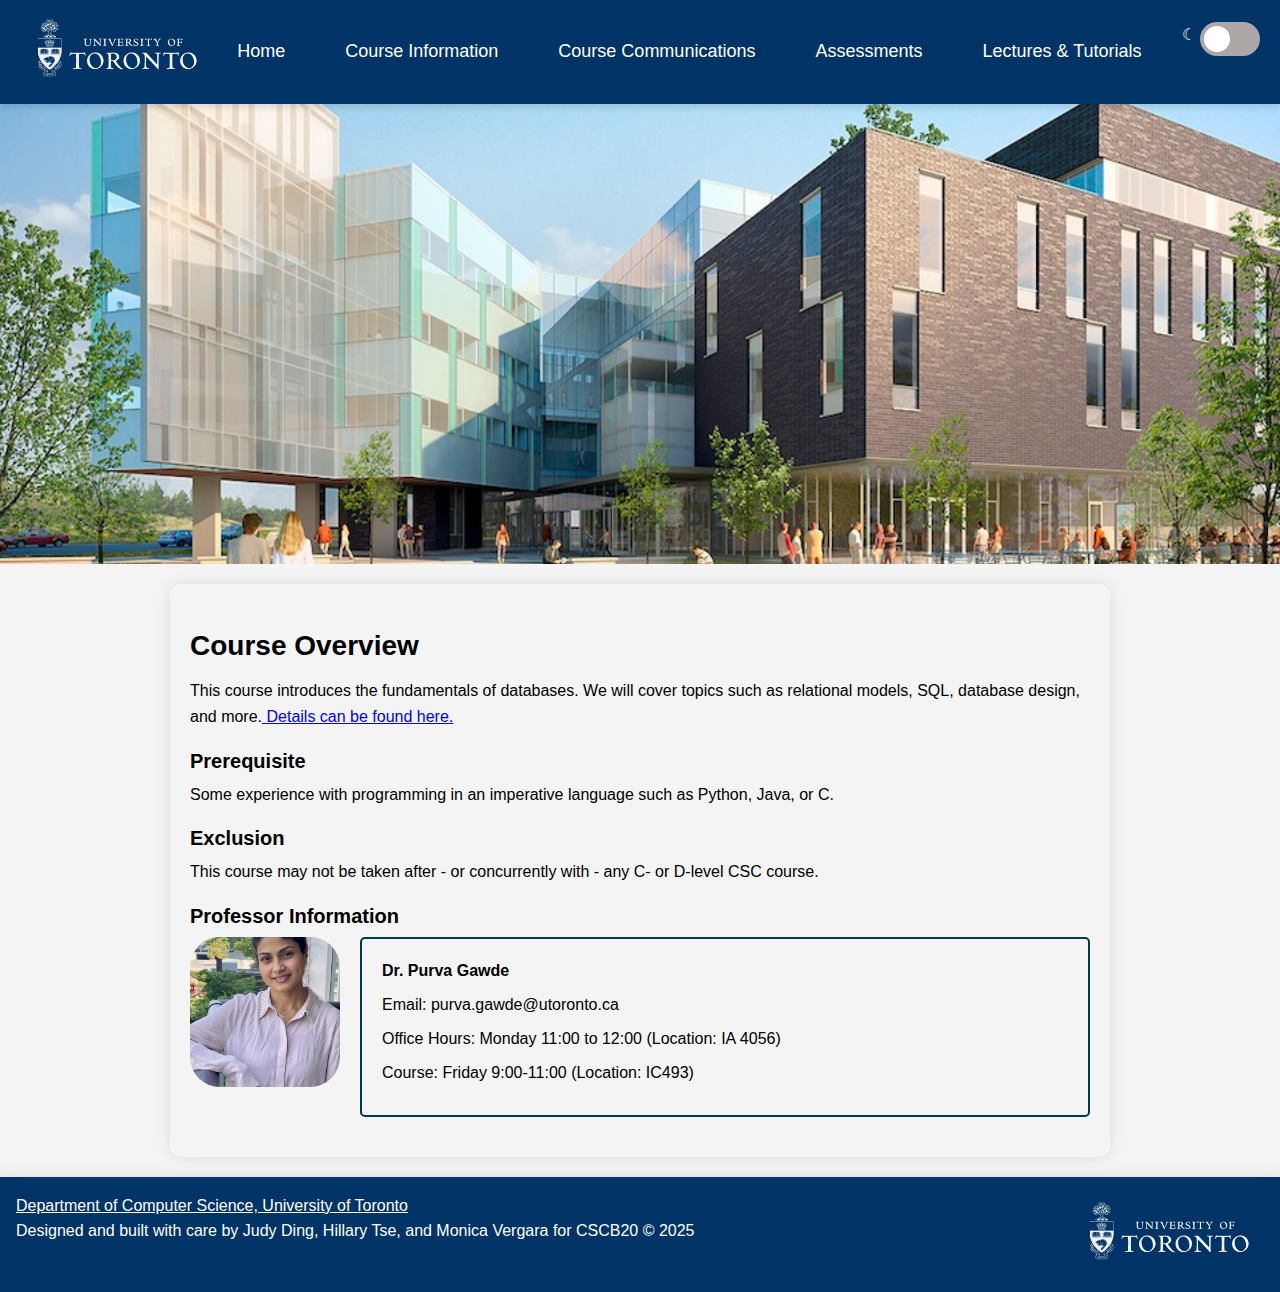
<file: A2/index.html>
<!DOCTYPE html>
<html lang="en">
<head>
  <meta charset="UTF-8">
  <meta name="viewport" content="width=device-width, initial-scale=1.0">
  <title>CSCB20 - Introduction to Databases and Web Applications</title>
  <link rel="stylesheet" href="index.css">
</head>
<body>

  <nav>
    <div class="nav-container">
      <div class="logo">
        <img src="UTSC logo.png" alt="UTSC Logo">
      </div>
  
      <!-- mobile hamburger menu button -->
      <input type="checkbox" id="menu-toggle">
      <label for="menu-toggle" class="menu-icon">&#9776;</label>
  
      <!-- navigation bar links -->
      <ul class="nav-links">
        <li><a href="index.html">Home</a></li>
  
        <li class="dropdown-menu">
          <a href="#">Course Information</a>
          <ul>
            <li><a href="Syllabus.pdf">Syllabus</a></li>
            <li><a href="calendar.html">Calendar</a></li>
            <li><a href="courseteam.html">Course Team</a></li>
          </ul>
        </li>
  
        <li class="dropdown-menu">
          <a href="#">Course Communications</a>
          <ul>
            <li><a href="news.html">News</a></li>
            <li><a href="https://piazza.com/class/m5fmz9kzjo83yk" target="_blank">Piazza</a></li>
            <li><a href="anonfeedback.html">Anon Feedback</a></li>
          </ul>
        </li>
  
        <li class="dropdown-menu">
          <a href="#">Assessments</a>
          <ul>
            <li><a href="assignment.html">Assignments</a></li>
            <li><a href="tests.html">Tests</a></li>
            <li><a href="https://markus2.utsc.utoronto.ca" target="_blank">Markus</a></li>
          </ul>
        </li>
  
        <li class="dropdown-menu">
          <a href="#">Lectures &amp; Tutorials</a>
          <ul>
            <li><a href="labs.html">Labs</a></li>
            <li><a href="lectures.html">Lecture Notes</a></li>
          </ul>
        </li>

        <!-- night mode toggle switch -->
        <li class="nightmode-toggle">&#9790;
          <label class="switch">
            <input type="checkbox" id="nightmode-toggle">
            <span class="slider round"></span>
          </label>
        </li>
      </ul>
    </div>
  </nav>
  
  <header>
    <h1>Welcome to CSCB20 - Introduction to Databases and Web Applications</h1>
  </header>

  <main class="home">
    <section id="home">
      <h2>Course Overview</h2>
      <p>This course introduces the fundamentals of databases. We will cover topics such as relational models, SQL, database design, and more.<a href="https://utsc.calendar.utoronto.ca/search-courses"> Details can be found here.</a></p>

      <h3>Prerequisite</h3>
      <p>Some experience with programming in an imperative language such as Python, Java, or C.</p>

      <h3>Exclusion</h3>
      <p>This course may not be taken after - or concurrently with - any C- or D-level CSC course.</p>

      <h3>Professor Information</h3>
      <div class="professor-details">
          <div class="professor-photo">
              <img src="Purva.jpeg" alt="Dr. Purva Gawde" />
          </div>
          <div class="professor-text">
              <p><strong>Dr. Purva Gawde</strong></p>
              <p>Email: purva.gawde@utoronto.ca</p>
              <p>Office Hours: Monday 11:00 to 12:00 (Location: IA 4056)</p>
              <p>Course: Friday 9:00-11:00 (Location: IC493)</p>
          </div>
      </div>
    </section>
  </main>

  <footer>
    <p class="linktoschool"><a href="https://web.cs.toronto.edu/">   Department of Computer Science, University of Toronto</a><br>Designed and built with care by Judy Ding, Hillary Tse, and Monica Vergara for CSCB20 &copy; 2025</p>
    <p><img src="UTSC logo.png" alt=""></p>
  </footer>
</body>
</html>
</file>
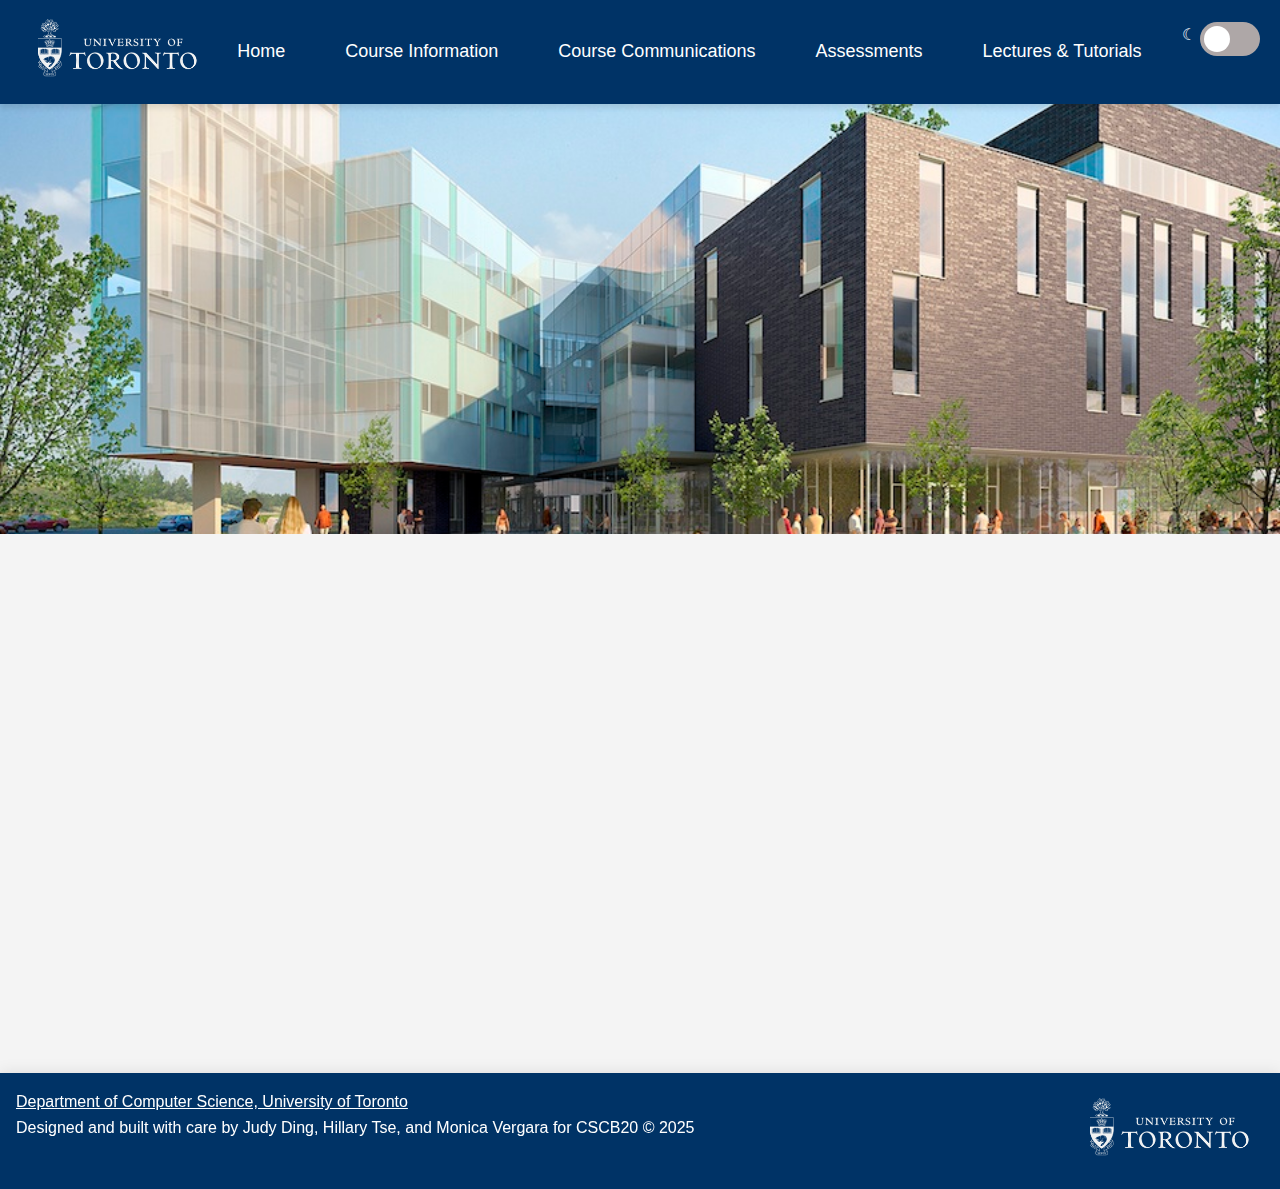
<file: A2/anonfeedback.html>
<!DOCTYPE html>
<html lang="en">
<head>
    <meta charset="UTF-8">
    <meta name="viewport" content="width=device-width, initial-scale=1.0">
    <title>CSCB20 - Feedback</title>
    <link rel="stylesheet" href="anonfeedback.css">
</head>
<body>
    <nav>
        <div class="nav-container">
    
          <div class="logo">
            <img src="UTSC logo.png" alt="UTSC Logo">
          </div>

          <input type="checkbox" id="menu-toggle">
          <label for="menu-toggle" class="menu-icon">&#9776;</label>
    
          <ul class="nav-links">
            <li><a href="index.html">Home</a></li>
      
            <li class="dropdown-menu">
              <a href="#">Course Information</a>
              <ul>
                <li><a href="Syllabus.pdf">Syllabus</a></li>
                <li><a href="calendar.html">Calendar</a></li>
                <li><a href="courseteam.html">Course Team</a></li>
              </ul>
            </li>
      
            <li class="dropdown-menu">
              <a href="#">Course Communications</a>
              <ul>
                <li><a href="news.html">News</a></li>
                <li><a href="https://piazza.com/class/m5fmz9kzjo83yk" target="_blank">Piazza</a></li>
                <li><a href="anonfeedback.html">Anon Feedback</a></li>
              </ul>
            </li>
      
            <li class="dropdown-menu">
              <a href="#">Assessments</a>
              <ul>
                <li><a href="assignment.html">Assignments</a></li>
                <li><a href="tests.html">Tests</a></li>
                <li><a href="https://markus2.utsc.utoronto.ca" target="_blank">Markus</a></li>
              </ul>
            </li>
      
            <li class="dropdown-menu">
              <a href="#">Lectures &amp; Tutorials</a>
              <ul>
                <li><a href="labs.html">Labs</a></li>
                <li><a href="lectures.html">Lecture Notes</a></li>
              </ul>
            </li>

            <!-- night mode toggle switch -->
            <li class="nightmode-toggle">&#9790;
              <label class="switch">
                <input type="checkbox" id="nightmode-toggle">
                <span class="slider round"></span>
              </label>
            </li>
          </ul>
        </div>
      </nav>

    <header>
        <h1>Feedback</h1>
        <p class="overview">
            Feel free to share any of your feedbacks of this course!
        </p>
    </header>

    <section class="feedback-container">
        <div class="feedback-overview">
            <p>Thank you for providing your feedback. Please note that all responses are anonymous, and the course team will carefully review each one. While we may not be able to address every issue or respond to each comment individually, rest assured that your feedback will be shared with the team working to improve the course.</p>
            <p>If you have specific questions or need assistance, feel free to post on Piazza, visit Professor Purva during office hours, or reach out to one of the teaching assistants.</p>
        </div>

        <div class="feedback-form-container">
            <h2>Submit Your Feedback</h2>
            <form action="" method="POST" class="feedback-form">
                <label for="feedback-details">Your Feedback:</label><br>
                <textarea id="feedback-details" name="feedback-details" placeholder="Enter your feedback here..."></textarea>
                <button type="submit" class="submit button">Submit</button>
            </form>
        </div>
    </section>

    <footer>
        <p class="linktoschool"><a href="https://web.cs.toronto.edu/">  Department of Computer Science, University of Toronto</a><br>Designed and built with care by Judy Ding, Hillary Tse, and Monica Vergara for CSCB20 &copy; 2025</p>
        <p><img src="UTSC logo.png" alt=""></p>
    </footer>
</body>
</html>
</file>
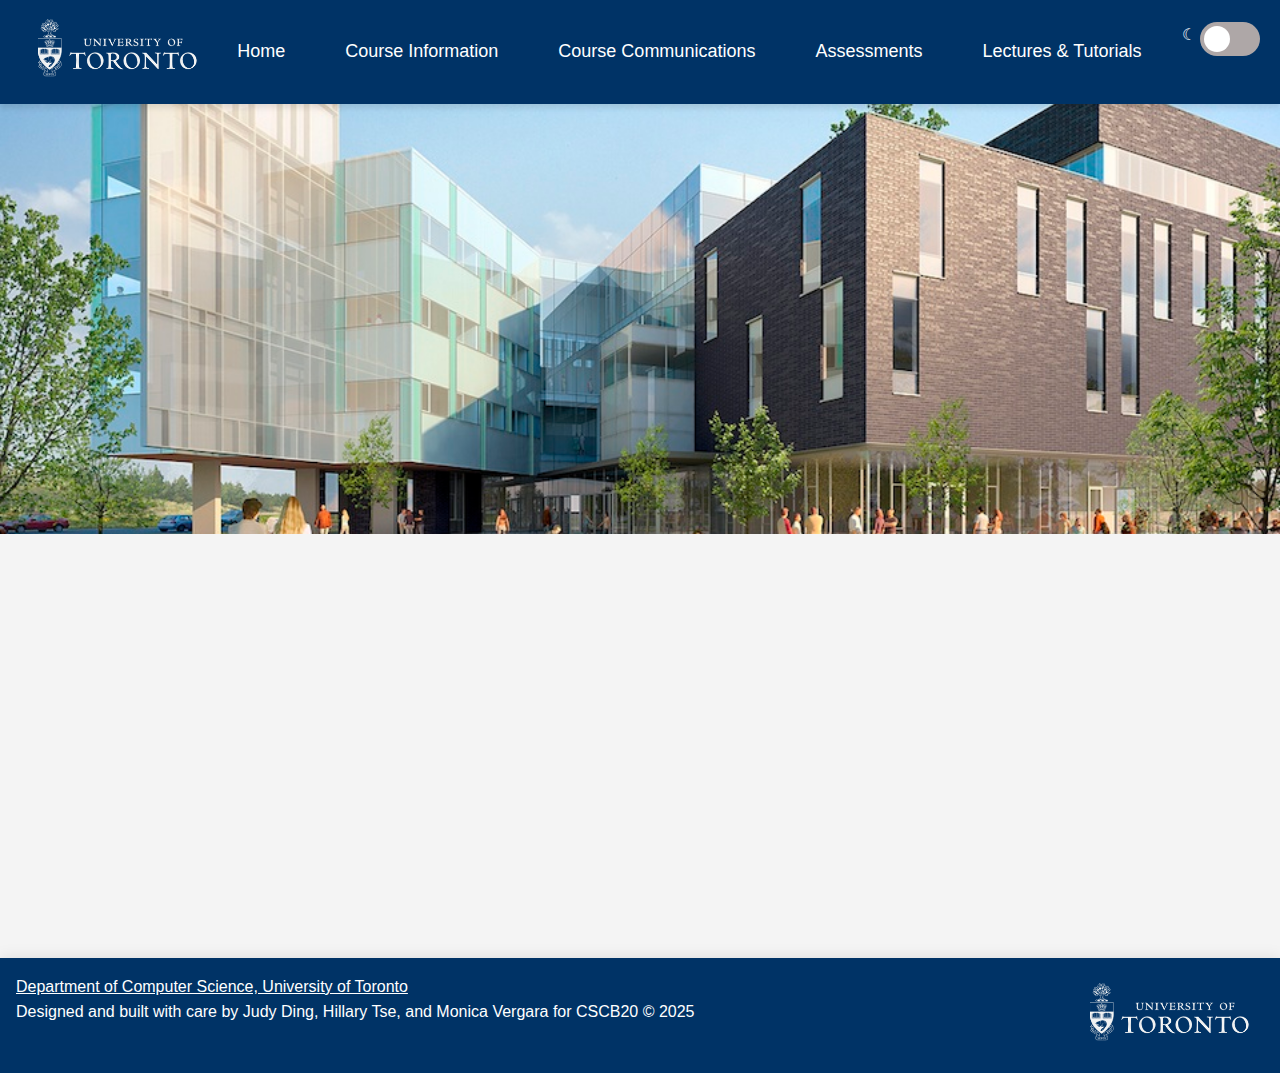
<file: A2/assignment.html>
<!DOCTYPE html>
<html lang="en">
<head>
    <meta charset="UTF-8">
    <meta name="viewport" content="width=device-width, initial-scale=1.0">
    <title>CSCB20 - Assignments</title>
    <link rel="stylesheet" href="assignment.css">
</head>
<body>
  <nav>
    <div class="nav-container">

      <div class="logo">
        <img src="UTSC logo.png" alt="UTSC Logo">
      </div>

      <input type="checkbox" id="menu-toggle">
      <label for="menu-toggle" class="menu-icon">&#9776;</label>

      <ul class="nav-links">
        <li><a href="index.html">Home</a></li>
  
        <li class="dropdown-menu">
          <a href="#">Course Information</a>
          <ul>
            <li><a href="Syllabus.pdf">Syllabus</a></li>
            <li><a href="calendar.html">Calendar</a></li>
            <li><a href="courseteam.html">Course Team</a></li>
          </ul>
        </li>
  
        <li class="dropdown-menu">
          <a href="#">Course Communications</a>
          <ul>
            <li><a href="news.html">News</a></li>
            <li><a href="https://piazza.com/class/m5fmz9kzjo83yk" target="_blank">Piazza</a></li>
            <li><a href="anonfeedback.html">Anon Feedback</a></li>
          </ul>
        </li>
  
        <li class="dropdown-menu">
          <a href="#">Assessments</a>
          <ul>
            <li><a href="assignment.html">Assignments</a></li>
            <li><a href="tests.html">Tests</a></li>
            <li><a href="https://markus2.utsc.utoronto.ca" target="_blank">Markus</a></li>
          </ul>
        </li>
  
        <li class="dropdown-menu">
          <a href="#">Lectures &amp; Tutorials</a>
          <ul>
            <li><a href="labs.html">Labs</a></li>
            <li><a href="lectures.html">Lecture Notes</a></li>
          </ul>
        </li>

        <!-- night mode toggle switch -->
        <li class="nightmode-toggle">&#9790;
          <label class="switch">
            <input type="checkbox" id="nightmode-toggle">
            <span class="slider round"></span>
          </label>
        </li>
      </ul>
    </div>
  </nav>

    <header>
        <h1>Assignments</h1>
        <p class="overview">
            Here are the assignment and exercise topics, weights, and due dates. 
            All exercises and assignments will be submitted on <a href="https://markus2.utsc.utoronto.ca/s" target="_blank">MarkUs</a>.
        </p>
    </header>

    <main class="assignments-container">
        <div class="assignment-grid">
            <div class="assignment-header">Assignment</div>
            <div class="assignment-header">Handout</div>
            <div class="assignment-header">Weights</div>
            <div class="assignment-header">Topic</div>
            <div class="assignment-header">Due Date</div>

            <div class="assignment-item, assignment-name">Assignment 1</div>
            <div class="assignment-item, assignment-handout"><a href="https://q.utoronto.ca/courses/372797/assignments/1471425">A1 Handout</a></div>
            <div class="assignment-item">8%</div>
            <div class="assignment-item">Relational Algebra and SQL</div>
            <div class="assignment-item">Feb 11, 2025</div>

            <div class="assignment-item, assignment-name">Assignment 2</div>
            <div class="assignment-item, assignment-handout"><a href="https://q.utoronto.ca/courses/372797/assignments/1481824">A2 Handout</a></div>
            <div class="assignment-item">10%</div>
            <div class="assignment-item">Website Development</div>
            <div class="assignment-item">Mar 12, 2025</div>

            <div class="assignment-item, assignment-name">Assignment 3</div>
            <div class="assignment-item,assignment-handout"><a href="https://q.utoronto.ca">A3 Handout</a></div>
            <div class="assignment-item">15%</div>
            <div class="assignment-item">Web Application and Database</div>
            <div class="assignment-item">Apr 5, 2025</div>
        </div>
    </main>

  <footer>
        <p class="linktoschool"><a href="https://web.cs.toronto.edu/">Department of Computer Science, University of Toronto</a><br>Designed and built with care by Judy Ding, Hillary Tse, and Monica Vergara for CSCB20 &copy; 2025</p>
        <p><img src="UTSC logo.png" alt=""></p>
  </footer>
</body>
</html>
</file>
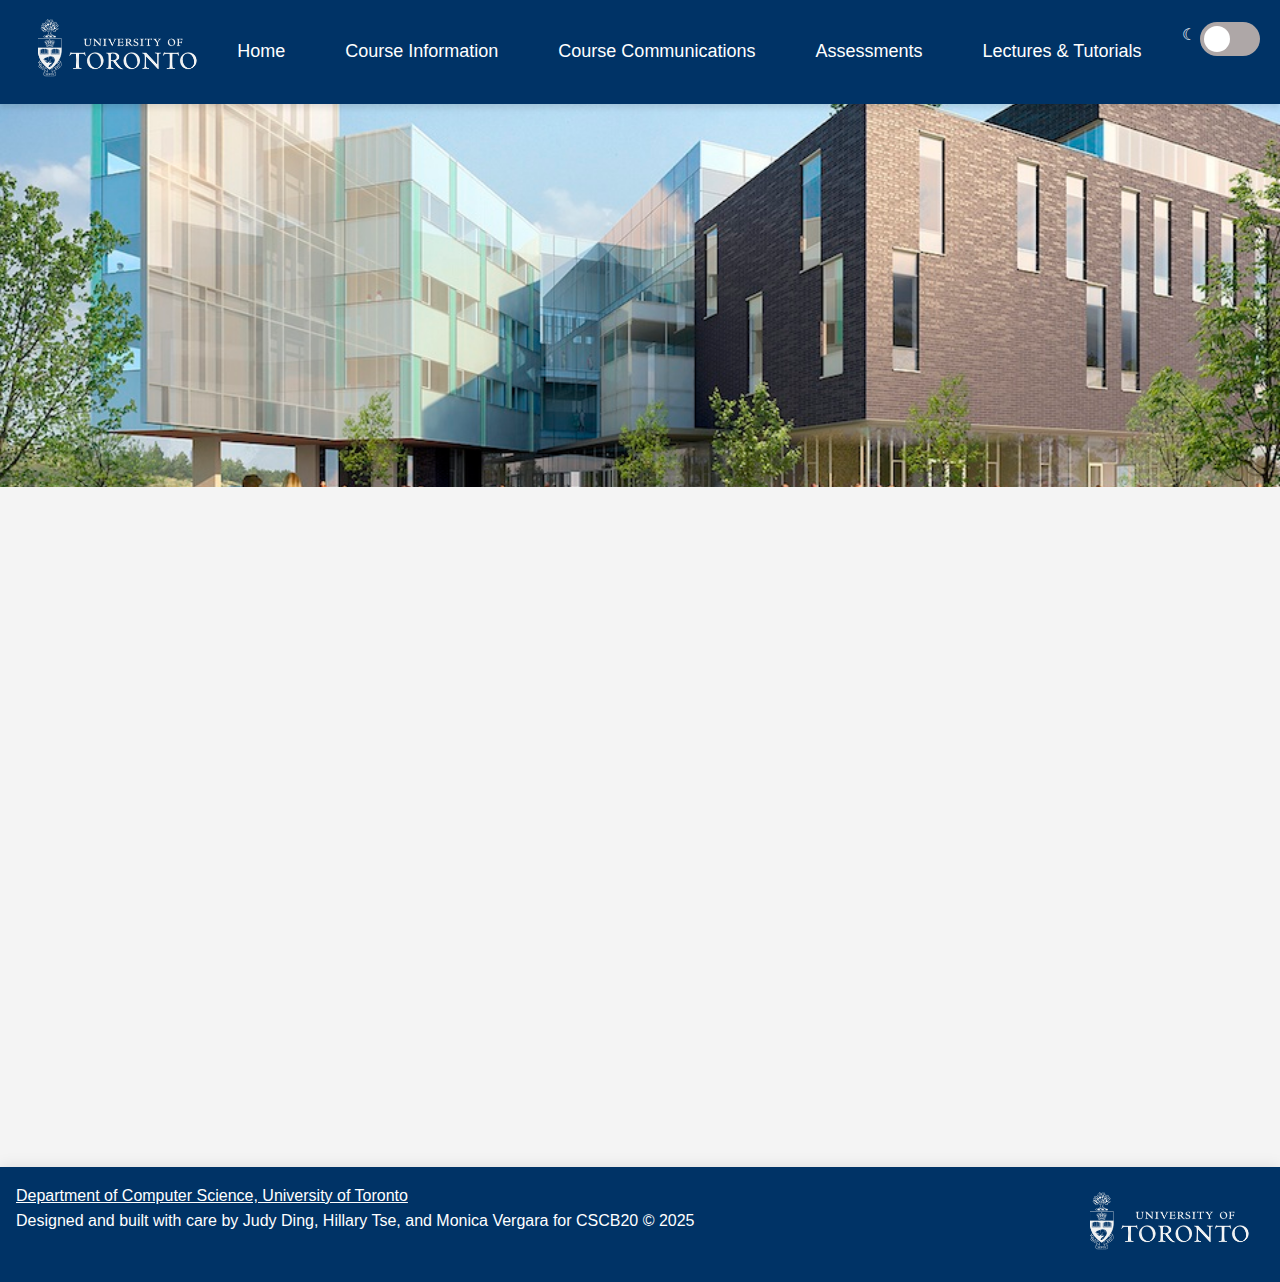
<file: A2/calendar.html>
<!DOCTYPE html>
<html lang="en">
<head>
    <meta charset="UTF-8">
    <meta name="viewport" content="width=device-width, initial-scale=1.0">
    <title>CSCB20 - Calendar</title>
    <link rel="stylesheet" href="calendar.css">
</head>
<body>
  <nav>
    <div class="nav-container">

      <div class="logo">
        <img src="UTSC logo.png" alt="UTSC Logo">
      </div>

      <input type="checkbox" id="menu-toggle">
      <label for="menu-toggle" class="menu-icon">&#9776;</label>

      <ul class="nav-links">
        <li><a href="index.html">Home</a></li>
  
        <li class="dropdown-menu">
          <a href="#">Course Information</a>
          <ul>
            <li><a href="Syllabus.pdf">Syllabus</a></li>
            <li><a href="calendar.html">Calendar</a></li>
            <li><a href="courseteam.html">Course Team</a></li>
          </ul>
        </li>
  
        <li class="dropdown-menu">
          <a href="#">Course Communications</a>
          <ul>
            <li><a href="news.html">News</a></li>
            <li><a href="https://piazza.com/class/m5fmz9kzjo83yk" target="_blank">Piazza</a></li>
            <li><a href="anonfeedback.html">Anon Feedback</a></li>
          </ul>
        </li>
  
        <li class="dropdown-menu">
          <a href="#">Assessments</a>
          <ul>
            <li><a href="assignment.html">Assignments</a></li>
            <li><a href="tests.html">Tests</a></li>
            <li><a href="https://markus2.utsc.utoronto.ca" target="_blank">Markus</a></li>
          </ul>
        </li>
  
        <li class="dropdown-menu">
          <a href="#">Lectures &amp; Tutorials</a>
          <ul>
            <li><a href="labs.html">Labs</a></li>
            <li><a href="lectures.html">Lecture Notes</a></li>
          </ul>
        </li>

        <!-- night mode toggle switch -->
        <li class="nightmode-toggle">&#9790;
          <label class="switch">
            <input type="checkbox" id="nightmode-toggle">
            <span class="slider round"></span>
          </label>
        </li>
      </ul>
    </div>
  </nav>

    <header>
        <h1>Calendar</h1>
    </header>

    <main class="calendar-container">
        <iframe style="border: 0;" title="embedded content" src="https://calendar.google.com/calendar/embed?src=04113eb5cc2d91fa3426b099216d53967c99a97180cf7bd79f42bef3dfb9d2ac%40group.calendar.google.com&amp;ctz=America%2FToronto" width="800" height="600" loading="lazy"></iframe>
    </main>

    <footer>
      <p class="linktoschool"><a href="https://web.cs.toronto.edu/">Department of Computer Science, University of Toronto</a><br>Designed and built with care by Judy Ding, Hillary Tse, and Monica Vergara for CSCB20 &copy; 2025</p>
      <p><img src="UTSC logo.png" alt=""></p>
    </footer>
</body>
</html>
</file>
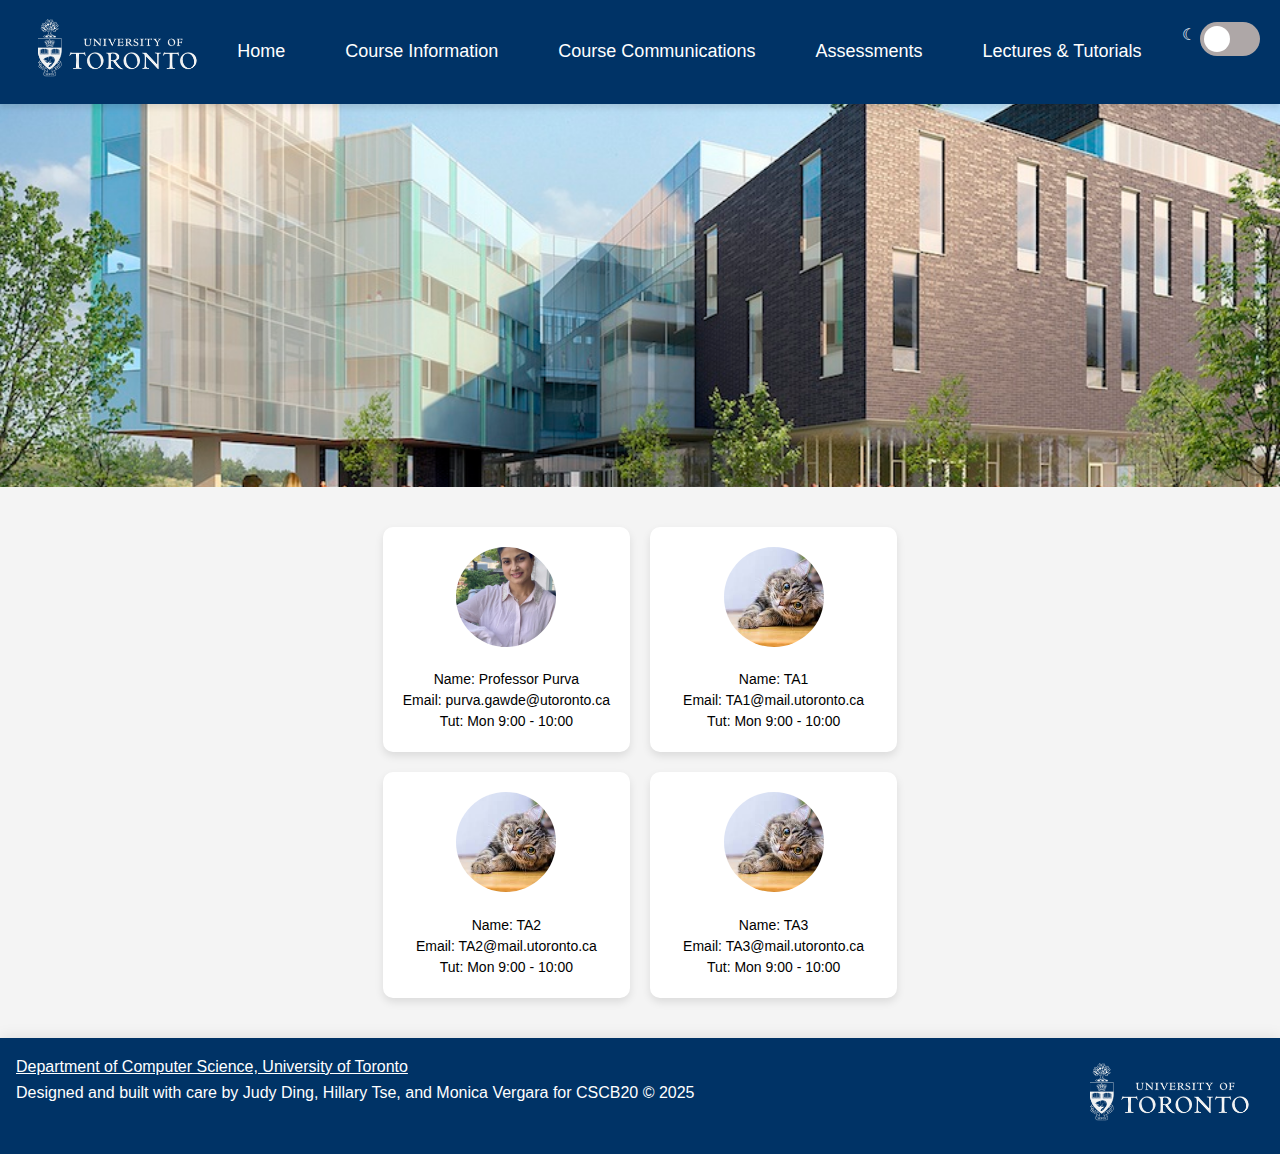
<file: A2/courseteam.html>
<!DOCTYPE html>
<html lang="en">
<head>
    <meta charset="UTF-8">
    <meta name="viewport" content="width=device-width, initial-scale=1.0">
    <title>CSCB20 - Course Team</title>
    <link rel="stylesheet" href="courseteam.css">
</head>
<body>
  
    <nav>
        <div class="nav-container">
    
          <div class="logo">
            <img src="UTSC logo.png" alt="UTSC Logo">
          </div>

          <input type="checkbox" id="menu-toggle">
          <label for="menu-toggle" class="menu-icon">&#9776;</label>
    
          <ul class="nav-links">
            <li><a href="index.html">Home</a></li>
      
            <li class="dropdown-menu">
              <a href="#">Course Information</a>
              <ul>
                <li><a href="Syllabus.pdf">Syllabus</a></li>
                <li><a href="calendar.html">Calendar</a></li>
                <li><a href="courseteam.html">Course Team</a></li>
              </ul>
            </li>
      
            <li class="dropdown-menu">
              <a href="#">Course Communications</a>
              <ul>
                <li><a href="news.html">News</a></li>
                <li><a href="https://piazza.com/class/m5fmz9kzjo83yk" target="_blank">Piazza</a></li>
                <li><a href="anonfeedback.html">Anon Feedback</a></li>
              </ul>
            </li>
      
            <li class="dropdown-menu">
              <a href="#">Assessments</a>
              <ul>
                <li><a href="assignment.html">Assignments</a></li>
                <li><a href="tests.html">Tests</a></li>
                <li><a href="https://markus2.utsc.utoronto.ca" target="_blank">Markus</a></li>
              </ul>
            </li>
      
            <li class="dropdown-menu">
              <a href="#">Lectures &amp; Tutorials</a>
              <ul>
                <li><a href="labs.html">Labs</a></li>
                <li><a href="lectures.html">Lecture Notes</a></li>
              </ul>
            </li>

            <!-- night mode toggle switch -->
            <li class="nightmode-toggle">&#9790;
              <label class="switch">
                <input type="checkbox" id="nightmode-toggle">
                <span class="slider round"></span>
              </label>
            </li>
          </ul>
        </div>
      </nav>
    <header>
        <h1>Course Team</h1>
    </header>

    <section class="team-grid">
        <div class="team-member">
            <img src="Purva.jpeg" alt="Professor Purva">
            <div id="ta-info">
                <p>Name: Professor Purva</p>
                <p>Email: purva.gawde@utoronto.ca</p>
                <p>Tut: Mon 9:00 - 10:00</p>
            </div>
        </div>

        <div class="team-member">
            <img src="ta.jpeg" alt="">
            <div class="ta-info">
                <p>Name: TA1</p>
                <p>Email: TA1@mail.utoronto.ca</p>
                <p>Tut: Mon 9:00 - 10:00</p>
            </div>
        </div>

        <div class="team-member">
            <img src="ta.jpeg"  alt="">
            <div class="ta2-info">
                <p>Name: TA2</p>
                <p>Email: TA2@mail.utoronto.ca</p>
                <p>Tut: Mon 9:00 - 10:00</p>
            </div>
        </div>

        <div class="team-member">
            <img src="ta.jpeg"  alt="">
            <div class="ta3-info">
                <p>Name: TA3</p>
                <p>Email: TA3@mail.utoronto.ca</p>
                <p>Tut: Mon 9:00 - 10:00</p>
            </div>
        </div>
    </section>

    <footer>
        <p class="linktoschool"><a href="https://web.cs.toronto.edu/">Department of Computer Science, University of Toronto</a><br>Designed and built with care by Judy Ding, Hillary Tse, and Monica Vergara for CSCB20 &copy; 2025</p>
        <p><img src="UTSC logo.png" alt=""></p>
      </footer>
</body>
</html>
</file>
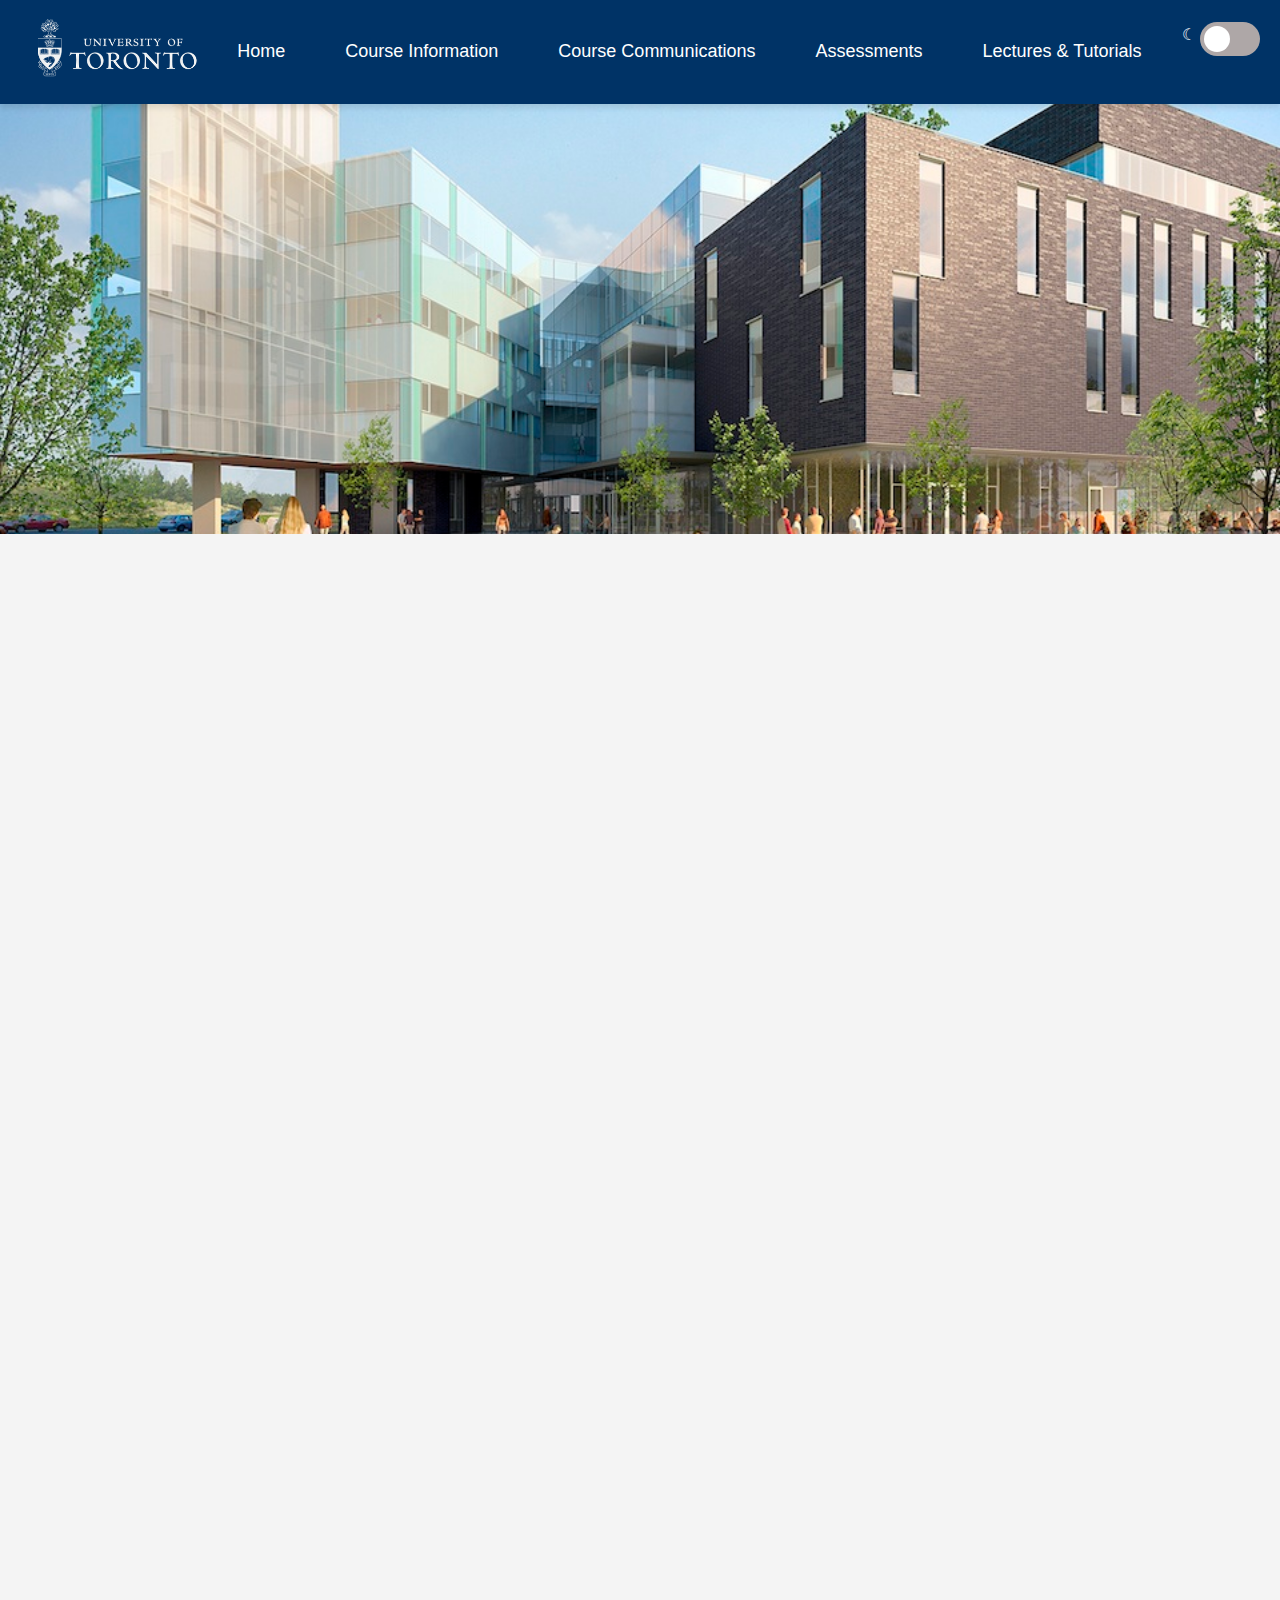
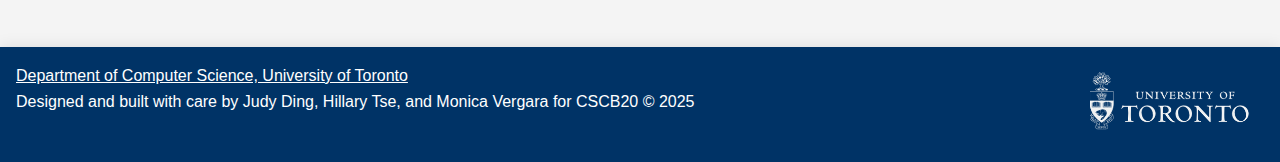
<file: A2/labs.html>
<!DOCTYPE html>
<html lang="en">
<head>
    <meta charset="UTF-8">
    <meta name="viewport" content="width=device-width, initial-scale=1.0">
    <title>CSCB20 - Labs</title>
    <link rel="stylesheet" href="labs.css">
</head>
<body>
    <nav>
        <div class="nav-container">
    
          <div class="logo">
            <img src="UTSC logo.png" alt="UTSC Logo">
          </div>

          <input type="checkbox" id="menu-toggle">
          <label for="menu-toggle" class="menu-icon">&#9776;</label>
    
          <ul class="nav-links">
            <li><a href="index.html">Home</a></li>
      
            <li class="dropdown-menu">
              <a href="#">Course Information</a>
              <ul>
                <li><a href="Syllabus.pdf">Syllabus</a></li>
                <li><a href="calendar.html">Calendar</a></li>
                <li><a href="courseteam.html">Course Team</a></li>
              </ul>
            </li>
      
            <li class="dropdown-menu">
              <a href="#">Course Communications</a>
              <ul>
                <li><a href="news.html">News</a></li>
                <li><a href="https://piazza.com/class/m5fmz9kzjo83yk" target="_blank">Piazza</a></li>
                <li><a href="anonfeedback.html">Anon Feedback</a></li>
              </ul>
            </li>
      
            <li class="dropdown-menu">
              <a href="#">Assessments</a>
              <ul>
                <li><a href="assignment.html">Assignments</a></li>
                <li><a href="tests.html">Tests</a></li>
                <li><a href="https://markus2.utsc.utoronto.ca" target="_blank">Markus</a></li>
              </ul>
            </li>
      
            <li class="dropdown-menu">
              <a href="#">Lectures &amp; Tutorials</a>
              <ul>
                <li><a href="labs.html">Labs</a></li>
                <li><a href="lectures.html">Lecture Notes</a></li>
              </ul>
            </li>
            
            <!-- night mode toggle switch -->
            <li class="nightmode-toggle">&#9790;
              <label class="switch">
                <input type="checkbox" id="nightmode-toggle">
                <span class="slider round"></span>
              </label>
            </li>
          </ul>
        </div>
      </nav>

    <header>
        <h1>Labs</h1>
        <p class="overview">
            Here is the list of all the labs for the tutorials this semester.
        </p>
    </header>

    <div class="labs-overview">
        <p>This section contains the tutorial exercises.</p>
        <p>Tutorials are held every week. The first tutorial week is week 2. Please make use of this valuable resource!</p>
    </div>

    <main class="labs-container">
        <div class="labs-grid">
            <div class="labs-header">Week</div>
            <div class="labs-header">Lab</div>
            <div class="labs-header">Solution</div>

            <div class="labs-item">2</div>
            <div class="labs-item"><a href="https://www.utsc.utoronto.ca/~bretscher/b20/tutorials/t1/" target="_blank">Python, Command Line</a></div>
            <div class="labs-item"></div>
            
            <div class="labs-item">3</div>
            <div class="labs-item"><a href="https://www.utsc.utoronto.ca/~bretscher/b20/tutorials/t2/relational.pdf" target="_blank">Handout</a></div>
            <div class="labs-item"></div>

            <div class="labs-item">4</div>
            <div class="labs-item"><a href="https://www.utsc.utoronto.ca/~bretscher/b20/tutorials/t3/index.html" target="_blank">Handout </a><a href="university.sql" target="_blank">university.sql</a></div>
            <div class="labs-item"><a href="https://www.utsc.utoronto.ca/~bretscher/b20/tutorials/t3/query_solns.html">query_solns</a></div>

            <div class="labs-item">5</div>
            <div class="labs-item"><a href="https://www.utsc.utoronto.ca/~bretscher/b20/tutorials/t4/handout.pdf" target="_blank">Handout</a></div>
            <div class="labs-item"><a href="https://www.utsc.utoronto.ca/~bretscher/b20/tutorials/t4/tut4_soln.pdf">solns</a></div>

            <div class="labs-item">6</div>
            <div class="labs-item"><a href="https://www.utsc.utoronto.ca/~bretscher/b20/tutorials/t5/handout.pdf" target="_blank">Handout</a></div>
            <div class="labs-item"><a href="https://www.utsc.utoronto.ca/~bretscher/b20/tutorials/t5/t5_soln.pdf">solns</a></div>


            <div class="labs-item">7</div>
            <div class="labs-item"><a href="https://www.utsc.utoronto.ca/~bretscher/b20/tutorials/t7/handout.pdf" target="_blank">Handout</a></div>
            <div class="labs-item"></div>

            <div class="labs-item">8</div>
            <div class="labs-item"><a href="https://www.utsc.utoronto.ca/~bretscher/b20/tutorials/t8/" target="_blank">Handout</a></div>
            <div class="labs-item"></div>

            <div class="labs-item">9</div>
            <div class="labs-item"><a href="https://www.utsc.utoronto.ca/~bretscher/b20/tutorials/t9/" target="_blank">Handout</a></div>
            <div class="labs-item"></div>

            <div class="labs-item">10</div>
            <div class="labs-item"><a href="https://www.w3schools.com/jquery/jquery_syntax.asp/" target="_blank">W3 tutorial </a>Work through the tutorial forjQuery up untill jQuery Remove.</div>
            <div class="labs-item"></div>
        </div>
    </main>

    <footer>
        <p class="linktoschool"><a href="https://web.cs.toronto.edu/">  Department of Computer Science, University of Toronto</a><br>Designed and built with care by Judy Ding, Hillary Tse, and Monica Vergara for CSCB20 &copy; 2025</p>
        <p><img src="UTSC logo.png" alt=""></p>
    </footer>
</body>
</html>
</file>
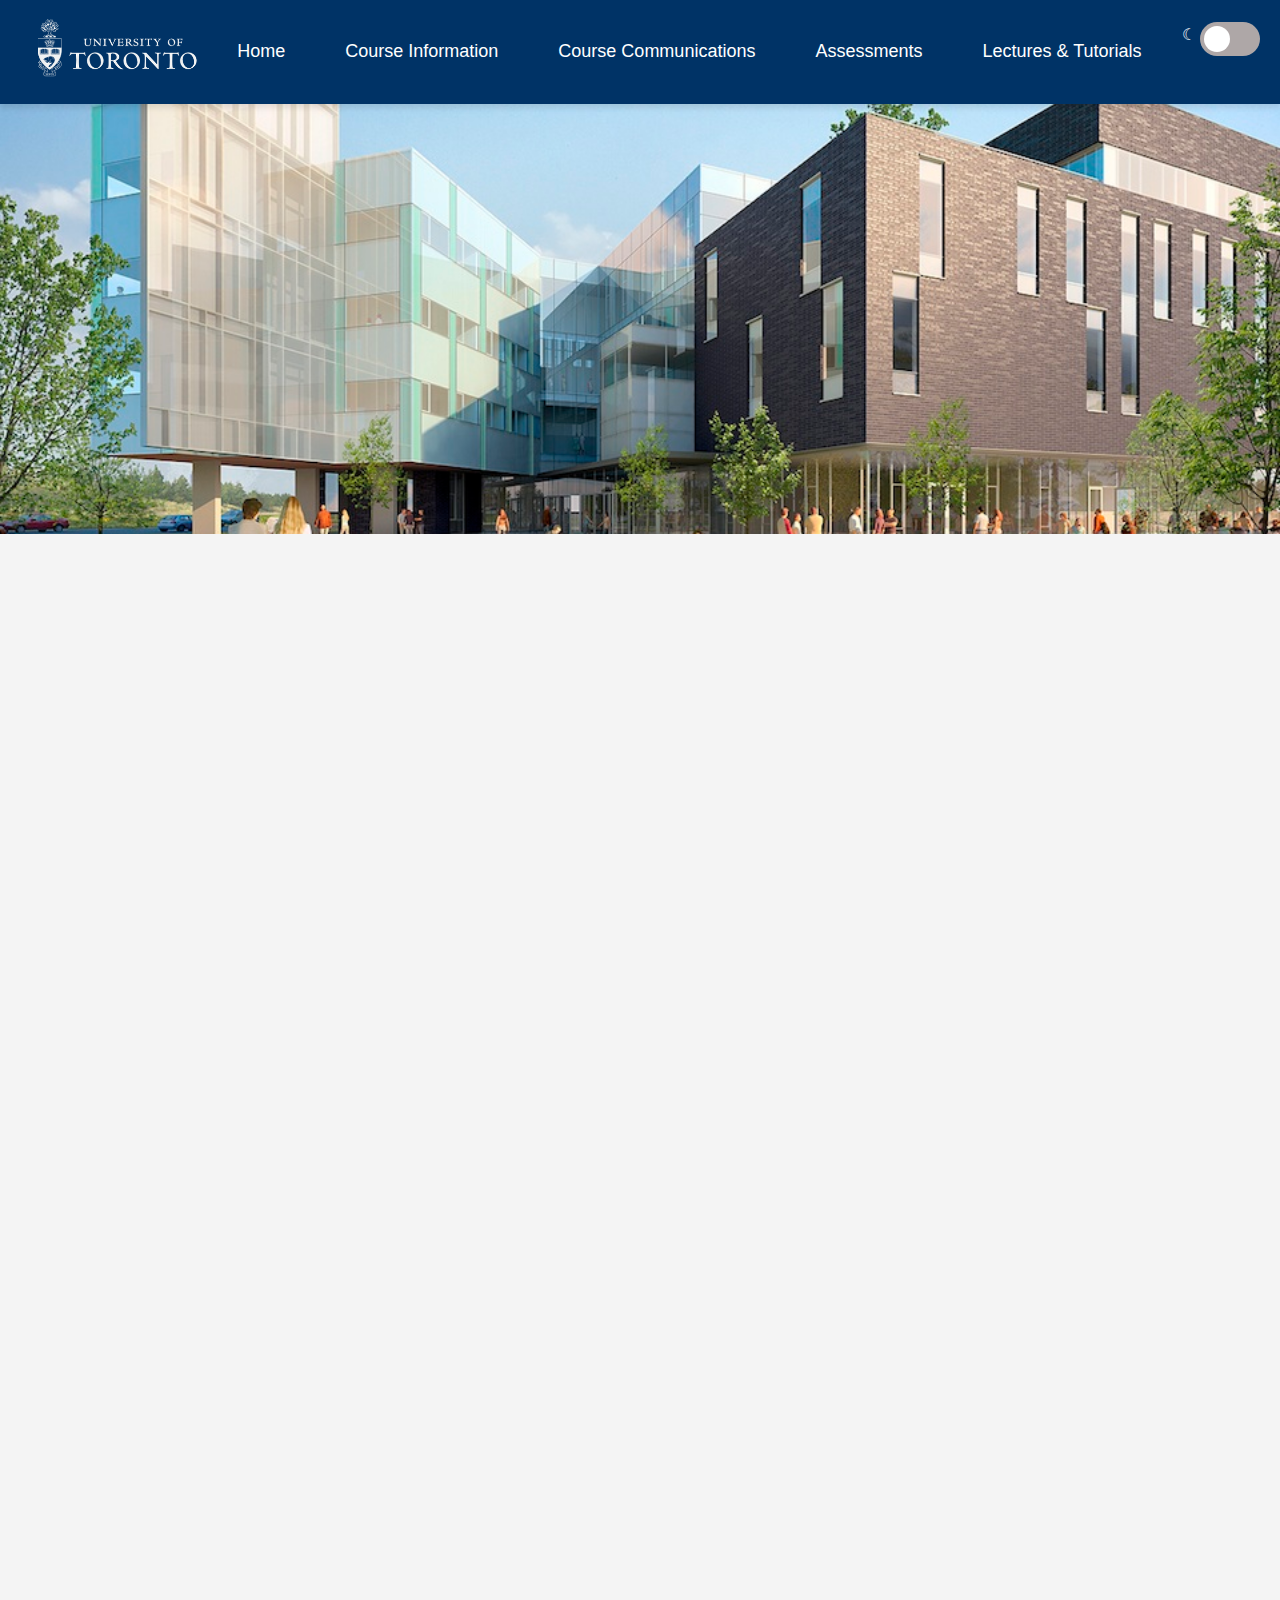
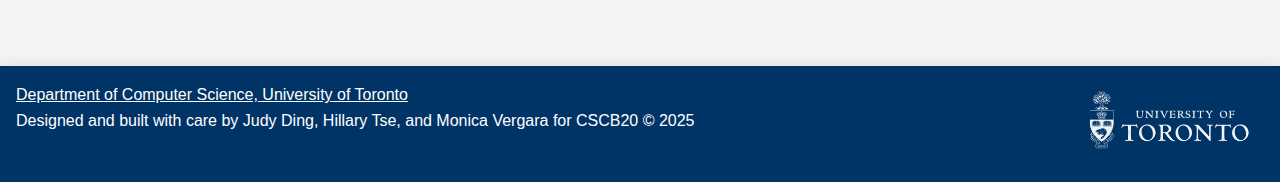
<file: A2/lectures.html>
<!DOCTYPE html>
<html lang="en">
<head>
    <meta charset="UTF-8">
    <meta name="viewport" content="width=device-width, initial-scale=1.0">
    <title>CSCB20 - Labs</title>
    <link rel="stylesheet" href="lectures.css">
</head>
<body>
  <nav>
    <div class="nav-container">

      <div class="logo">
        <img src="UTSC logo.png" alt="UTSC Logo">
      </div>

      <input type="checkbox" id="menu-toggle">
      <label for="menu-toggle" class="menu-icon">&#9776;</label>

      <ul class="nav-links">
        <li><a href="index.html">Home</a></li>
  
        <li class="dropdown-menu">
          <a href="#">Course Information</a>
          <ul>
            <li><a href="Syllabus.pdf">Syllabus</a></li>
            <li><a href="calendar.html">Calendar</a></li>
            <li><a href="courseteam.html">Course Team</a></li>
          </ul>
        </li>
  
        <li class="dropdown-menu">
          <a href="#">Course Communications</a>
          <ul>
            <li><a href="news.html">News</a></li>
            <li><a href="https://piazza.com/class/m5fmz9kzjo83yk" target="_blank">Piazza</a></li>
            <li><a href="anonfeedback.html">Anon Feedback</a></li>
          </ul>
        </li>
  
        <li class="dropdown-menu">
          <a href="#">Assessments</a>
          <ul>
            <li><a href="assignment.html">Assignments</a></li>
            <li><a href="tests.html">Tests</a></li>
            <li><a href="https://markus2.utsc.utoronto.ca" target="_blank">Markus</a></li>
          </ul>
        </li>
  
        <li class="dropdown-menu">
          <a href="#">Lectures &amp; Tutorials</a>
          <ul>
            <li><a href="labs.html">Labs</a></li>
            <li><a href="lectures.html">Lecture Notes</a></li>
          </ul>
        </li>

        <!-- night mode toggle switch -->
        <li class="nightmode-toggle">&#9790;
          <label class="switch">
            <input type="checkbox" id="nightmode-toggle">
            <span class="slider round"></span>
          </label>
        </li>
      </ul>
    </div>
  </nav>

    <header>
        <h1>Lectures</h1>
        <p class="overview">
            Lecture Schedule:
            Please print and bring these notes/worksheets to class.
        </p>
    </header>

    <main class="lectures-container">
        <div class="lectures-grid">
            <div class="lectures-header">Week</div>
            <div class="lectures-header">Topic</div>
            <div class="lectures-header">Lecture Materials</div>

            <div class="lectures-item">0</div>
            <div class="lectures-item">Introduction - Databases, Relational Model</div>
            <div class="lectures-item"><a href = "Syllabus.pdf"> Notes</a></div>

            <div class="lectures-item">1</div>
            <div class="lectures-item">Relational Model, Relational Algebra</div>
            <div class="lectures-item"><a href = "Syllabus.pdf"> Notes</a></div>
            
            <div class="lectures-item">2</div>
            <div class="lectures-item">Relational Algebra Queries and SQL Query Language</div>
            <div class="lectures-item"><a href = "Syllabus.pdf"> Notes</a></div>

            <div class="lectures-item">3</div>
            <div class="lectures-item">SQL Query Language</div>
            <div class="lectures-item"><a href = "Syllabus.pdf"> Notes</a></div>

            <div class="lectures-item">4</div>
            <div class="lectures-item">SQL and Introduction to web development</div>
            <div class="lectures-item"><a href = "Syllabus.pdf"> Notes</a></div>

            <div class="lectures-item">5</div>
            <div class="lectures-item">Introduction to HTML and CSS</div>
            <div class="lectures-item"><a href = "Syllabus.pdf"> Notes</a></div>

            <div class="lectures-item">6</div>
            <div class="lectures-item">HTML, CSS, Box Model</div>
            <div class="lectures-item"><a href = "Syllabus.pdf"> Notes</a></div>

            <div class="lectures-item">7</div>
            <div class="lectures-item">Introduction to Flask, Flexbox and Media Queries</div>
            <div class="lectures-item"><a href = "Syllabus.pdf"> Notes</a></div>

            <div class="lectures-item">8</div>
            <div class="lectures-item">Flask and Introduction to JavaScript</div>
            <div class="lectures-item"><a href = "Syllabus.pdf"> Notes</a></div>

            <div class="lectures-item">9</div>
            <div class="lectures-item">Integrating Flask and SQL</div>
            <div class="lectures-item"><a href = "Syllabus.pdf"> Notes</a></div>
            
            <div class="lectures-item">10</div>
            <div class="lectures-item">Flask and SQL, examples</div>
            <div class="lectures-item"><a href = "Syllabus.pdf"> Notes</a></div>

            <div class="lectures-item">11</div>
            <div class="lectures-item">Wrap-up</div>
            <div class="lectures-item"><a href = "Syllabus.pdf"> Notes</a></div>
        </div>
    </main>

    <footer>
        <p class="linktoschool"><a href="https://web.cs.toronto.edu/">Department of Computer Science, University of Toronto</a><br>Designed and built with care by Judy Ding, Hillary Tse, and Monica Vergara for CSCB20 &copy; 2025</p>
        <p><img src="UTSC logo.png" alt=""></p>
      </footer>
</body>
</html>
</file>
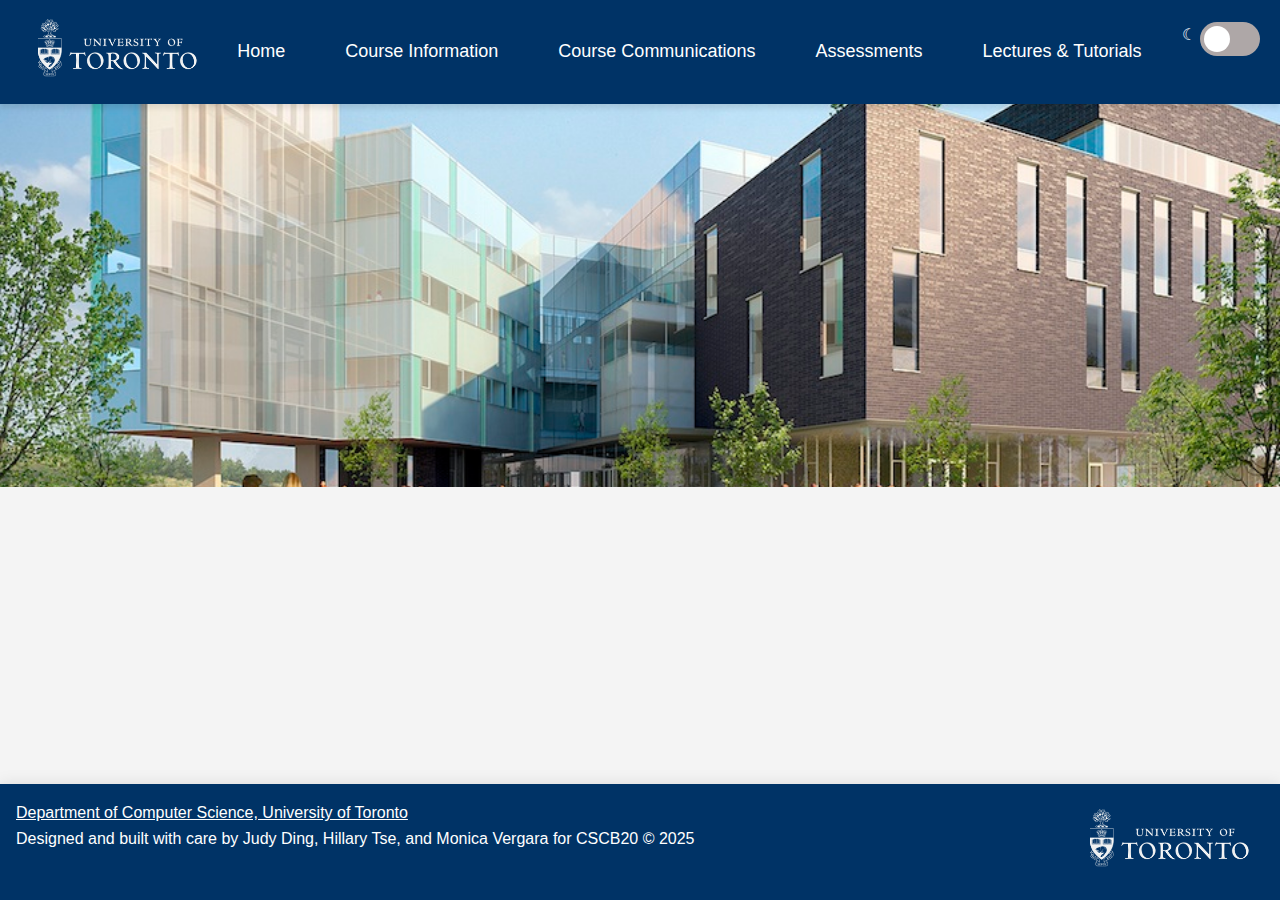
<file: A2/news.html>
<!DOCTYPE html>
<html lang="en">
<head>
    <meta charset="UTF-8">
    <meta name="viewport" content="width=device-width, initial-scale=1.0">
    <title>CSCB20 - News</title>
    <link rel="stylesheet" href="news.css">
</head>
<body>
  <nav>
    <div class="nav-container">

      <div class="logo">
        <img src="UTSC logo.png" alt="UTSC Logo">
      </div>

      <input type="checkbox" id="menu-toggle">
      <label for="menu-toggle" class="menu-icon">&#9776;</label>

      <ul class="nav-links">
        <li><a href="index.html">Home</a></li>
  
        <li class="dropdown-menu">
          <a href="#">Course Information</a>
          <ul>
            <li><a href="Syllabus.pdf">Syllabus</a></li>
            <li><a href="calendar.html">Calendar</a></li>
            <li><a href="courseteam.html">Course Team</a></li>
          </ul>
        </li>
  
        <li class="dropdown-menu">
          <a href="#">Course Communications</a>
          <ul>
            <li><a href="news.html">News</a></li>
            <li><a href="https://piazza.com/class/m5fmz9kzjo83yk" target="_blank">Piazza</a></li>
            <li><a href="anonfeedback.html">Anon Feedback</a></li>
          </ul>
        </li>
  
        <li class="dropdown-menu">
          <a href="#">Assessments</a>
          <ul>
            <li><a href="assignment.html">Assignments</a></li>
            <li><a href="tests.html">Tests</a></li>
            <li><a href="https://markus2.utsc.utoronto.ca" target="_blank">Markus</a></li>
          </ul>
        </li>
  
        <li class="dropdown-menu">
          <a href="#">Lectures &amp; Tutorials</a>
          <ul>
            <li><a href="labs.html">Labs</a></li>
            <li><a href="lectures.html">Lecture Notes</a></li>
          </ul>
        </li>

        <!-- night mode toggle switch -->
        <li class="nightmode-toggle">&#9790;
          <label class="switch">
            <input type="checkbox" id="nightmode-toggle">
            <span class="slider round"></span>
          </label>
        </li>
      </ul>
    </div>
  </nav>
    <header>
        <h1>News</h1>
    </header>

    <main class="news-container">
        <div class="news-grid">
            <div class="news-header">Date</div>
            <div class="news-header">Announcement</div>

            <div class="news-item">Jan 2</div>
            <div class="news-item">Welcome to CSCB20. Please note that tutorials will begin in week 2.</div>
        </div>
      </main>

    <footer>
      <p class="linktoschool"><a href="https://web.cs.toronto.edu/">   Department of Computer Science, University of Toronto</a><br>Designed and built with care by Judy Ding, Hillary Tse, and Monica Vergara for CSCB20 &copy; 2025</p>
      <p><img src="UTSC logo.png" alt=""></p>
    </footer>
</body>
</html>
</file>
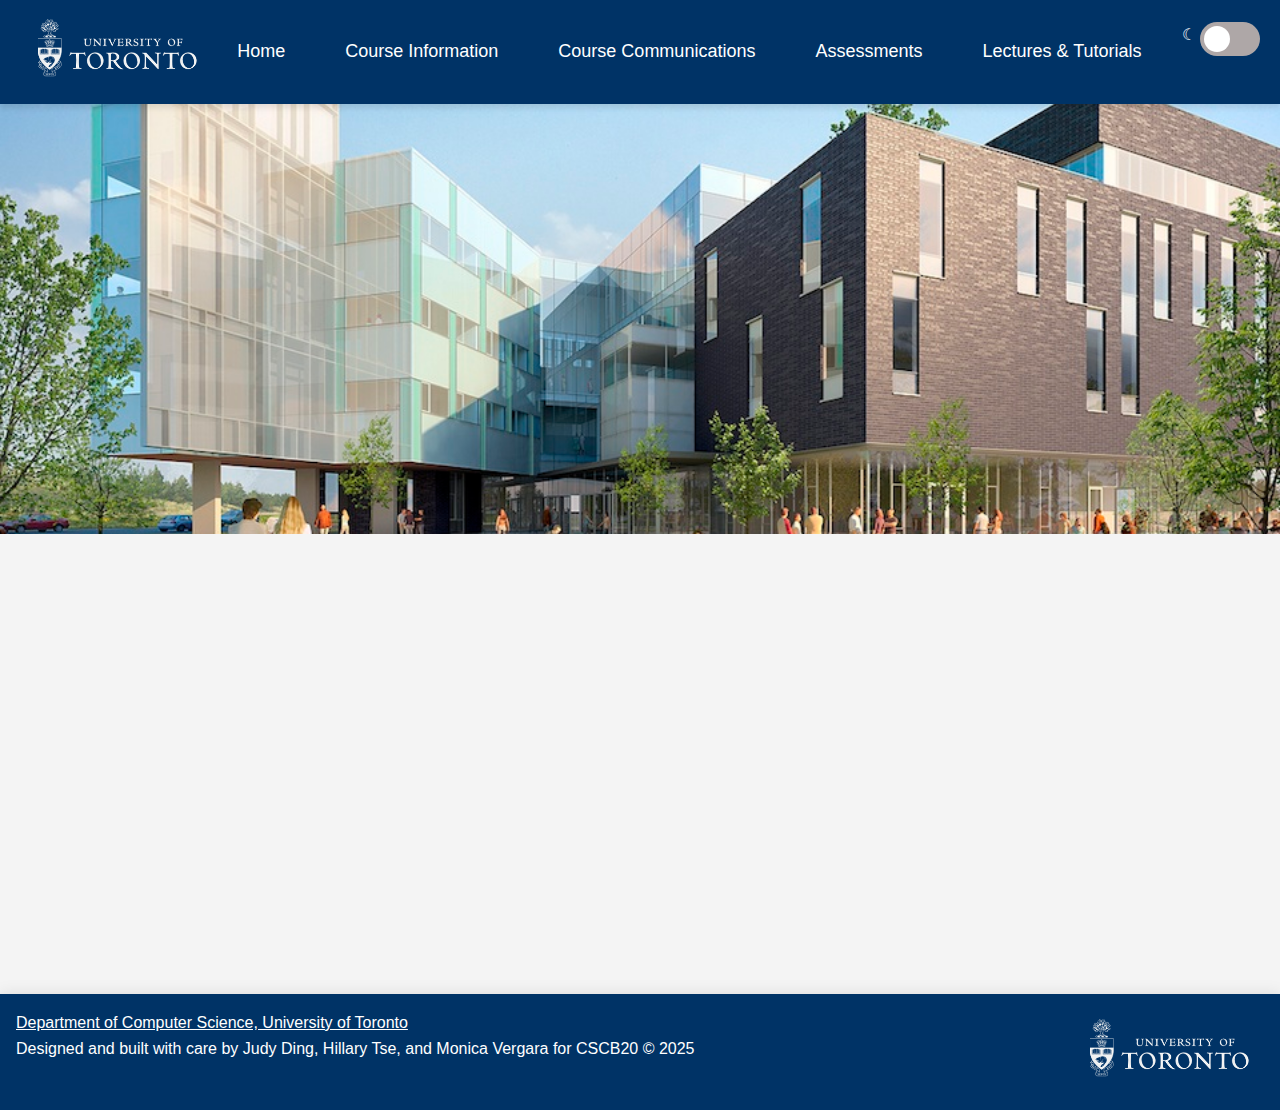
<file: A2/tests.html>
<!DOCTYPE html>
<html lang="en">
<head>
    <meta charset="UTF-8">
    <meta name="viewport" content="width=device-width, initial-scale=1.0">
    <title>CSCB20 - Tests</title>
    <link rel="stylesheet" href="tests.css">
</head>
<body>
    <nav>
        <div class="nav-container">
    
          <div class="logo">
            <img src="UTSC logo.png" alt="UTSC Logo">
          </div>

          <input type="checkbox" id="menu-toggle">
          <label for="menu-toggle" class="menu-icon">&#9776;</label>
    
          <ul class="nav-links">
            <li><a href="index.html">Home</a></li>
      
            <li class="dropdown-menu">
              <a href="#">Course Information</a>
              <ul>
                <li><a href="Syllabus.pdf">Syllabus</a></li>
                <li><a href="calendar.html">Calendar</a></li>
                <li><a href="courseteam.html">Course Team</a></li>
              </ul>
            </li>
      
            <li class="dropdown-menu">
              <a href="#">Course Communications</a>
              <ul>
                <li><a href="news.html">News</a></li>
                <li><a href="https://piazza.com/class/m5fmz9kzjo83yk" target="_blank">Piazza</a></li>
                <li><a href="anonfeedback.html">Anon Feedback</a></li>
              </ul>
            </li>
      
            <li class="dropdown-menu">
              <a href="#">Assessments</a>
              <ul>
                <li><a href="assignment.html">Assignments</a></li>
                <li><a href="tests.html">Tests</a></li>
                <li><a href="https://markus2.utsc.utoronto.ca" target="_blank">Markus</a></li>
              </ul>
            </li>
      
            <li class="dropdown-menu">
              <a href="#">Lectures &amp; Tutorials</a>
              <ul>
                <li><a href="labs.html">Labs</a></li>
                <li><a href="lectures.html">Lecture Notes</a></li>
              </ul>
            </li>

            <!-- night mode toggle switch -->
            <li class="nightmode-toggle">&#9790;
              <label class="switch">
                <input type="checkbox" id="nightmode-toggle">
                <span class="slider round"></span>
              </label>
            </li>
          </ul>
        </div>
      </nav>

    <header>
        <h1>Tests</h1>
        <p class="overview">
            Here are the detailed information of the exams of this course.
        </p>
    </header>

    <main class="tests-container">
        <div class="tests-grid">
            <div class="tests-header">Date</div>
            <div class="tests-header">Time</div>
            <div class="tests-header">Room #</div>
            <div class="tests-header">Detailed Information</div>

            <div class="tests-item, test-name">Midterm Test</div>
            <div class="tests-item">Feb 28 9:00-11:00</div>
            <div class="tests-item">HL 170</div>
            <div class="tests-detail-item">
                <p> The test will cover course material from Weeks 1 to 5.</p>
                <p> - <a href="lectures.html" target="_blank">Course Lecture material</a></p>
                <p> - Concepts rehearsed in lecture with worksheets</p>
                <p> - Weekly tutorials</p>
                <p>- Assignment 1 </p>
                <p>- More details can be found <a href="https://q.utoronto.ca/courses/372797/pages/term-test-info?module_item_id=6551420" target="_blank">here.</a></p>
                
            </div>

            <div class="tests-item, test-name">Final Test</div>
            <div class="tests-item">April 23 14:00-17:00</div>
            <div class="tests-item">TBA</div>
            <div class="tests-detail-item">
                <p>The test will everything we covered this whole semester.</p>
                <p> - More details can be found <a href="https://q.utoronto.ca/courses/372797/pages/term-test-info?module_item_id=6551420" target="_blank">here.</a></p>    
            </div>
        </div>
    </main>

    <footer>
        <p class="linktoschool"><a href="https://web.cs.toronto.edu/">Department of Computer Science, University of Toronto</a><br>Designed and built with care by Judy Ding, Hillary Tse, and Monica Vergara for CSCB20 &copy; 2025</p>
        <p><img src="UTSC logo.png" alt=""></p>
      </footer>
</body>
</html>
</file>
<file: A2/index.css>
* {
  margin: 0;
  padding: 0;
} 

html, body {
  height: 100%;
  margin: 0;
  display: flex;
  flex-direction: column;
}

body {
  font-family: Arial;
  line-height: 1.6;
  background-color: #f4f4f4;
}

nav {
  position: fixed;
  width:100%;
  top:0; 
  z-index: 1000;
  box-shadow: 0 4px 6px rgba(0, 0, 0, 0.1); 
}

.nav-container {
  display: flex;
  align-items: center;
  justify-content: space-between;
  background-color: #003366;
  padding: 10px 20px;
}

.logo img {
  width: 12em;
  height: auto;
}

.nav-links {
  list-style: none;
  display: flex;
  justify-content: center;
  gap: 20px;
}

nav ul li a {
  text-decoration: none;
  color: white;
  padding: 15px 20px;
  font-size: 18px;
  display:inline-block;
  position:relative;
}

nav ul li a:hover {
  background-color: #002244; 
  border-radius: 5px;
}

/* dropdown directly below menu link */
.dropdown-menu {
  position: relative;
}

.dropdown-menu:hover > a,
.dropdown-menu:focus-within > a {
  background-color: #002244;
  border-radius: 5px;
  z-index:10;
}

.dropdown-menu ul {
  position: absolute;
  top: 100%;
  left: 0;
  background-color: #003366; 
  list-style: none;
  display: none;
  min-width: 100%;
  border-radius: 5px;
  width: max-content;
  z-index: 9;
}

.dropdown-menu ul li a {
  color: white;
  font-size: 16px;
  padding: 5px 10px;
  display: block;
}

.dropdown-menu:hover ul {
  display: block;
}

.dropdown-menu ul li a:hover {
  background-color: #002244;
}

header {
  position: relative;
  background-image: url('uoft.jpeg'); 
  background-size: cover;
  color: white;
  padding: 200px 20px;
  text-align: center;
  background-position: center;
  
}

header h1 {
  font-size: 48px;
  margin-bottom: 10px;
  text-shadow: 2px 2px 4px rgba(0, 0, 0, 0.6);
  opacity: 0;
  animation: fadeIn 0.8s ease-in-out forwards;
}

header p {
  font-size: 18px;
  color: #003366;
  background-color: #f4f4f4;
  border-radius: 10px;
  opacity: 0;
  padding:0.5em;
  animation: fadeIn 0.8s ease-in-out forwards;
}

/* main content */
.home {
  padding: 40px 20px;
  margin: 20px auto;
  max-width: 900px;
  border-radius: 10px;
  box-shadow: 0 0 15px rgba(0, 0, 0, 0.1);
  animation: fadeIn 0.8s ease-in-out forwards;
}

.home h2 {
  font-size: 28px;
  margin-bottom: 10px;
}

.home p {
  font-size: 16px;
  margin-bottom: 15px;
}

.home h3 {
  font-size: 20px;
  margin-bottom: 5px;
}

.professor-details {
  display: flex;
  align-items: flex-start; 
  justify-content: flex-start;
  gap: 20px; 
  flex-wrap: wrap; 
  max-width: 100%; 
}

.professor-photo {
  flex-shrink: 0; 
  width: 150px;
  height: 150px;
}

.professor-photo img {
  width: 100%;
  height: 100%;
  border-radius: 20%;
  object-fit: cover;
}

.professor-text {
  flex-grow: 1;
  border: 2px solid #003B49;
  border-radius: 5px;
  padding: 20px;
  box-sizing: border-box; 
  max-width: calc(100% - 170px); 
}

.professor-text p {
  font-size: 16px;
  line-height: 1.5;
  margin-bottom: 10px;
}

@media (max-width: 800px) {
  .professor-details {
    flex-direction: column;
    align-items: center;
  }

  .professor-text {
    max-width: 100%; 
    text-align: center;
  }
}

main {
  flex:1;
}

footer {
  position: relative;
  background-color: #003366; 
  color: white;
  width: 100%;
  max-width: 100%;
  margin-bottom: 0px;
  box-shadow: 0 0 15px rgba(0, 0, 0, 0.1);
  box-sizing: border-box;
  padding:1em;
  
  .linktoschool a{
    color: white;
  }

  img {
    width:12em;
    height:auto;
  }
}

/* adjust to smaller screens */
@media (max-width: 800px) {
  footer {
    display:flex;
    flex-direction: column;
    justify-content:center;
    text-align: center;

    .linktoschool a{
      text-align: center;
    }
  }
}

/* adjust for larger screens */
@media (min-width: 800px) {
  /* Footer */
  footer {
    display:flex;
    flex-direction: row;
    justify-content: space-between;
  }
}

/* mobile hamburger menu */
#menu-toggle {
  display: none;
}

.menu-icon {
  display: none;
  font-size: 30px;
  color: white;
  cursor: pointer;
}

@media (max-width: 1250px) {
  nav {
    display: flex;
    flex-direction: column;
    align-items: center;
    background-color: #003366;
    padding: 10px 0;
  }
  .nav-container {
    flex-direction: column;
    align-items: flex-start;
  }

  .menu-icon {
    display: block;
  }

  .nav-links {
    display: none;
    flex-direction: column;
    width: 100%;
    background-color: #003366;
  }

  #menu-toggle:checked + .menu-icon + .nav-links {
    display: flex;
  }

  .nav-links li {
    width: 100%;
    text-align: left;
  }

  .nav-links li a {
    display: block;
    padding: 10px;
    font-size: 18px;
  }

  .dropdown-menu ul {
    position: static;
    display: none;
  }

  .dropdown-menu:hover ul {
    display: block;
  }

  .dropdown-menu ul li a {
    display: block;
    padding: 10px;
    font-size: 16px;
    color: white;
    background-color: #012a53; 
    transition: background-color 0.3s ease; 
    border-radius: 5px;
  }

  .dropdown-menu ul li a:hover {
    background-color: #002244; 
    border-radius: 5px;
  }
}

@keyframes fadeIn {
  from {
    opacity: 0;
  }
  to {
    opacity: 1;
  }
}

/* night mode slider button */
.switch {
  position: relative;
  display: inline-block;
  width: 60px;
  height: 34px;
}

.switch input {
  opacity: 0;
  width: 0;
  height: 0;
}

.slider {
  position: absolute;
  cursor: pointer;
  top: 0;
  left: 0;
  right: 0;
  bottom: 0;
  background-color: #aea7a7;
  -webkit-transition: .4s;
  transition: .4s;
}

.slider:before {
  position: absolute;
  content: "";
  height: 26px;
  width: 26px;
  left: 4px;
  bottom: 4px;
  background-color: white;
  -webkit-transition: .4s;
  transition: .4s;
  border-color: #002244;

}

input:checked + .slider {
  background-color: #002244;
}

input:focus + .slider {
  box-shadow: 0 0 1px #003366;
}

/* Rounded sliders */
.slider.round {
  border-radius: 34px;
}

.slider.round:before {
  border-radius: 50%;
}

.toggle-button {
  position: fixed;
  top: 20px;
  right: 20px;
  cursor: pointer;
  font-size: 24px;
  background: #ddd;
  padding: 10px;
  border-radius: 50%;
}

.nightmode-toggle {
  color: white;
}

:has(#nightmode-toggle:checked) body {
  background-color: #003366;
  color: white;

  .team-member {
    background: #002244;
  }

  .assignment-header, .tests-header, .labs-header, .lectures-header, .assignment-name, .test-name {
    background: #002244;

  }

  .lectures-item, .lectures-grid, .lectures-overview, .labs-grid,.labs-item, .labs-overview, 
  .tests-grid, .test, .tests-item, .tests-detail-item, 
  .assignment-grid,.assignment-item, .assignment-item a,
  .news-item, .news-grid, .feedback-overview, 
  .feedback-form-container{
    background-color: #003366;
  }
  header p, .feedback-form-container textarea, .assignment-handout {
    background-color: #003366;
    color: white;
  }
}
</file>
<file: A2/anonfeedback.css>
@import url(index.css);

.feedback-container {
    display: flex;
    flex-direction: column;
    align-items: center;
    padding: 20px;
    max-width: 800px;
    margin: auto;
    opacity: 0;
    animation: fadeIn 0.8s ease-in-out forwards;
}

.feedback-overview {
    background-color: white;
    padding: 20px;
    border-radius: 8px;
    box-shadow: 0px 0px 10px rgba(0, 0, 0, 0.1);
    margin-bottom: 20px;
    width: 100%;
    opacity: 0;
    animation: fadeIn 0.8s ease-in-out forwards;
}

.feedback-form-container {
    background-color: white;
    padding: 20px;
    border-radius: 8px;
    box-shadow: 0px 0px 10px rgba(0, 0, 0, 0.1);
    width: 100%;
}

.feedback-form label {
    font-weight: bold;
}

.feedback-form textarea {
    width: 90%;
    height: 120px;
    padding: 10px;
    margin-top: 10px;
    border: 1px solid #ccc;
    border-radius: 5px;
    font-size: 14px;
}

.submit.button {
    background-color: #00509e;
    color: white;
    border: none;
    padding: 10px 15px;
    margin-top: 10px;
    font-size: 16px;
    border-radius: 5px;
    cursor: pointer;
}

.submit.button:hover {
    background-color: #003f7f;
}

@keyframes fadeIn {
    from {
      opacity: 0;
    }
    to {
      opacity: 1;
    }
  }
</file>
<file: A2/assignment.css>
@import url("index.css");

.course-summary {
    background-color: rgba(255, 255, 255, 0.9);
    padding: 20px;
    margin: 20px auto;
    width: 80%;
    border-radius: 10px;
    box-shadow: 0 4px 8px rgba(0, 0, 0, 0.2);
}

.course-summary ul {
    list-style: none;
    padding: 0;
}

.course-summary ul li {
    font-size: 16px;
    margin: 10px 0;
}

.assignments-container {
    display: flex;
    justify-content: center;
    align-items: center;
    margin: 40px 0;
    opacity: 0; 
    animation: fadeIn 0.8s ease-in-out forwards;
}

.assignment-grid {
    display: grid;
    grid-template-columns: repeat(5, 1fr);
    gap: 15px;
    width: 80%;
    max-width: 900px;
    text-align: center;
    background-color: rgba(255, 255, 255, 0.9);
    padding: 20px;
    border-radius: 10px;
    box-shadow: 0 4px 8px rgba(0, 0, 0, 0.2);
}

.assignment-header {
    font-weight: bold;
    background-color: #003366;
    color: white;
    padding: 10px;
    border-radius: 5px;
}

.assignment-item {
    padding: 10px;
    background-color: #f4f4f4;
    border-radius: 5px;
}

.assignment-item a {
    color: #003366;
    text-decoration: none;
    font-weight: bold;
}

.assignment-item a:hover {
    text-decoration: underline;
}

@keyframes fadeIn {
    from {
      opacity: 0;
    }
    to {
      opacity: 1;
    }
}

@media (max-width: 600px) {
    .assignment-grid {
      grid-template-columns: 1fr;
    }

    .assignment-name {
        background-color: #003366;
        color: white;
        border-radius: 5px;
        padding: 1em;
    }
  
    .assignment-item {
      padding: 15px;
      margin-bottom: 10px;
    }

    .assignment-header{
        display: none;
    }
  }
</file>
<file: A2/calendar.css>
@import url(index.css);
    
.calendar-container {
    display: flex;
    justify-content: center;
    align-items: center;
    margin: 40px 0;
    opacity: 0;
    animation: fadeIn 0.8s ease-in-out forwards;
}

@keyframes fadeIn {
    from {
      opacity: 0;
    }
    to {
      opacity: 1;
    }
  }
</file>
<file: A2/courseteam.css>
@import url(index.css);

.team-grid {
    display: grid;
    grid-template-columns: repeat(2, 1fr);
    gap: 20px;
    padding: 40px;
    max-width: 800px;
    margin: auto;
}

.team-member {
    background: white;
    padding: 20px;
    border-radius: 10px;
    box-shadow: 0 4px 8px rgba(0, 0, 0, 0.1);
    text-align: center;
    transition: transform 0.3s;
}

.team-member:hover {
    transform: translateY(-5px);
}

.team-member img {
    width: 100px;
    height: 100px;
    border-radius: 50%;
    object-fit: cover;
    margin-bottom: 15px;
}

.team-member div {
    font-size: 14px;
    line-height: 1.5;
}

@media (max-width: 800px) {
    .team-grid {
        grid-template-columns: 1fr; 
    }
    .team-member {
        max-width: 98%;
    }
}
</file>
<file: A2/labs.css>
@import url(index.css);

.labs-grid {
    display: grid;
    grid-template-columns: 1fr 2fr 3fr; 
    gap: 10px;
    width: 90%;
    max-width: 900px;
    text-align: center;
    background-color: rgba(255, 255, 255, 0.9);
    padding: 20px;
    border-radius: 10px;
    box-shadow: 0 4px 8px rgba(0, 0, 0, 0.2);
}

.labs-header {
    font-weight: bold;
    background-color: #003366;
    color: white;
    padding: 10px;
    border-radius: 5px;
    text-align: center;
    word-wrap: break-word; 
}

.labs-item {
    padding: 10px;
    background-color: #f4f4f4;
    border-radius: 5px;
    margin: 5px;
    word-wrap: break-word;
    overflow-wrap: break-word;
}

@media (max-width: 800px) {
    .labs-grid {
        grid-template-columns: 1fr 2fr 2fr; 
        font-size: 14px; 
    }

    .labs-header, .labs-item {
        padding: 8px; 
    }

    .labs-item a {
        display: block; 
        word-wrap: break-word;
        overflow-wrap: break-word;
    }
}

.labs-overview {
    border-radius: 10px;
    margin: 40px auto; 
    padding: 20px;
    box-shadow: 0 4px 8px rgba(0, 0, 0, 0.2);
    width: 80%;
    max-width: 900px;
    background-color: rgba(255, 255, 255, 0.9);
    opacity: 0;
    animation: fadeIn 0.8s ease-in-out forwards;
}

.labs-container{
    display: flex;
    justify-content: center;
    align-items:flex-start;
    margin: 40px 0;
    opacity: 0;
    animation: fadeIn 0.8s ease-in-out forwards;
}

.labs-grid {
    display: grid;
    grid-template-columns: 1fr 2fr 5fr;
    gap: 15px;
    width: 80%;
    max-width: 900px;
    text-align: center;
    background-color: rgba(255, 255, 255, 0.9);
    padding: 20px;
    border-radius: 10px;
    box-shadow: 0 4px 8px rgba(0, 0, 0, 0.2);
}

.labs-header {
    font-weight: bold;
    background-color: #003366;
    color: white;
    padding: 10px;
    border-radius: 5px;
    text-align: center;
}

.labs-item {
    padding: 10px;
    background-color: #f4f4f4;
    margin: 10px;
}

@keyframes fadeIn {
    from {
      opacity: 0;
    }
    to {
      opacity: 1;
    }
  }
</file>
<file: A2/lectures.css>
@import url(index.css);

.lectures-container{
    display: flex;
    justify-content: center;
    align-items:flex-start;
    margin: 40px 0;
    opacity: 0;
    animation: fadeIn 0.8s ease-in-out forwards;
}

.lectures-grid {
    display: grid;
    grid-template-columns: 1fr 2fr 1fr;
    gap: 15px;
    width: 80%;
    max-width: 900px;
    text-align: center;
    background-color: rgba(255, 255, 255, 0.9);
    padding: 20px;
    border-radius: 10px;
    box-shadow: 0 4px 8px rgba(0, 0, 0, 0.2);
}

.lectures-header {
    font-weight: bold;
    background-color: #003366;
    color: white;
    padding: 10px;
    border-radius: 5px;
}

.lectures-item {
    padding: 10px;
    background-color: #f4f4f4;
    border-radius: 5px;
    margin: 10px;
}

@keyframes fadeIn {
    from {
      opacity: 0;
    }
    to {
      opacity: 1;
    }
  }
</file>
<file: A2/news.css>
@import url(index.css);

.news-container {
    display: flex;
    justify-content: center;
    align-items: center;
    margin: 40px 0;
    opacity: 0; 
    animation: fadeIn 0.8s ease-in-out forwards;
}

.news-grid {
    display: grid;
    grid-template-columns: 1fr 8fr;
    gap: 15px;
    width: 80%;
    max-width: 900px;
    text-align: center;
    background-color: rgba(255, 255, 255, 0.9);
    padding: 20px;
    border-radius: 10px;
    box-shadow: 0 4px 8px rgba(0, 0, 0, 0.2);
}

.news-header {
    font-weight: bold;
    background-color: #002244;
    color: white;
    padding: 10px;
    border-radius: 5px;
}

.news-item {
    padding: 10px;
    background-color: #f4f4f4;
    border-radius: 5px;
}

@keyframes fadeIn {
    from {
      opacity: 0;
    }
    to {
      opacity: 1;
    }
  }
</file>
<file: A2/tests.css>
@import url(index.css);

.tests-container {
    display: flex;
    justify-content: center;
    align-items: flex-start;
    margin: 40px 0;
    opacity: 0;
    animation: fadeIn 0.8s ease-in-out forwards;
    width: 100%;
}

.tests-grid {
    display: grid;
    grid-template-columns: 1fr 1fr 1fr 5fr; 
    gap: 15px;
    width: 80%;
    max-width: 900px;
    text-align: center;
    background-color: rgba(255, 255, 255, 0.9);
    padding: 20px;
    border-radius: 10px;
    box-shadow: 0 4px 8px rgba(0, 0, 0, 0.2);
}

.tests-header {
    font-weight: bold;
    background-color: #003366;
    color: white;
    padding: 10px;
    border-radius: 5px;
}

.tests-item, .tests-detail-item, .test-name {
    padding: 10px;
    background-color: #f4f4f4;
    border-radius: 5px;
    margin: 5px 0;
}

.tests-detail-item {
    text-align: left;
}

@media (max-width: 800px) {
    .tests-grid {
        display: flex;
        flex-direction: column;
        width: 90%;
    }

    .tests-header {
        display: none; 
    }

    .tests-item, .tests-detail-item {
        width: 100%;
        text-align: left;
        padding: 15px;
    }

    .test-name { 
        font-weight: bold; 
        background-color: #003366;
        color: white;
        border-radius: 5px;
        padding:1em;
    }
}

@keyframes fadeIn {
    from {
      opacity: 0;
    }
    to {
      opacity: 1;
    }
  }
</file>
